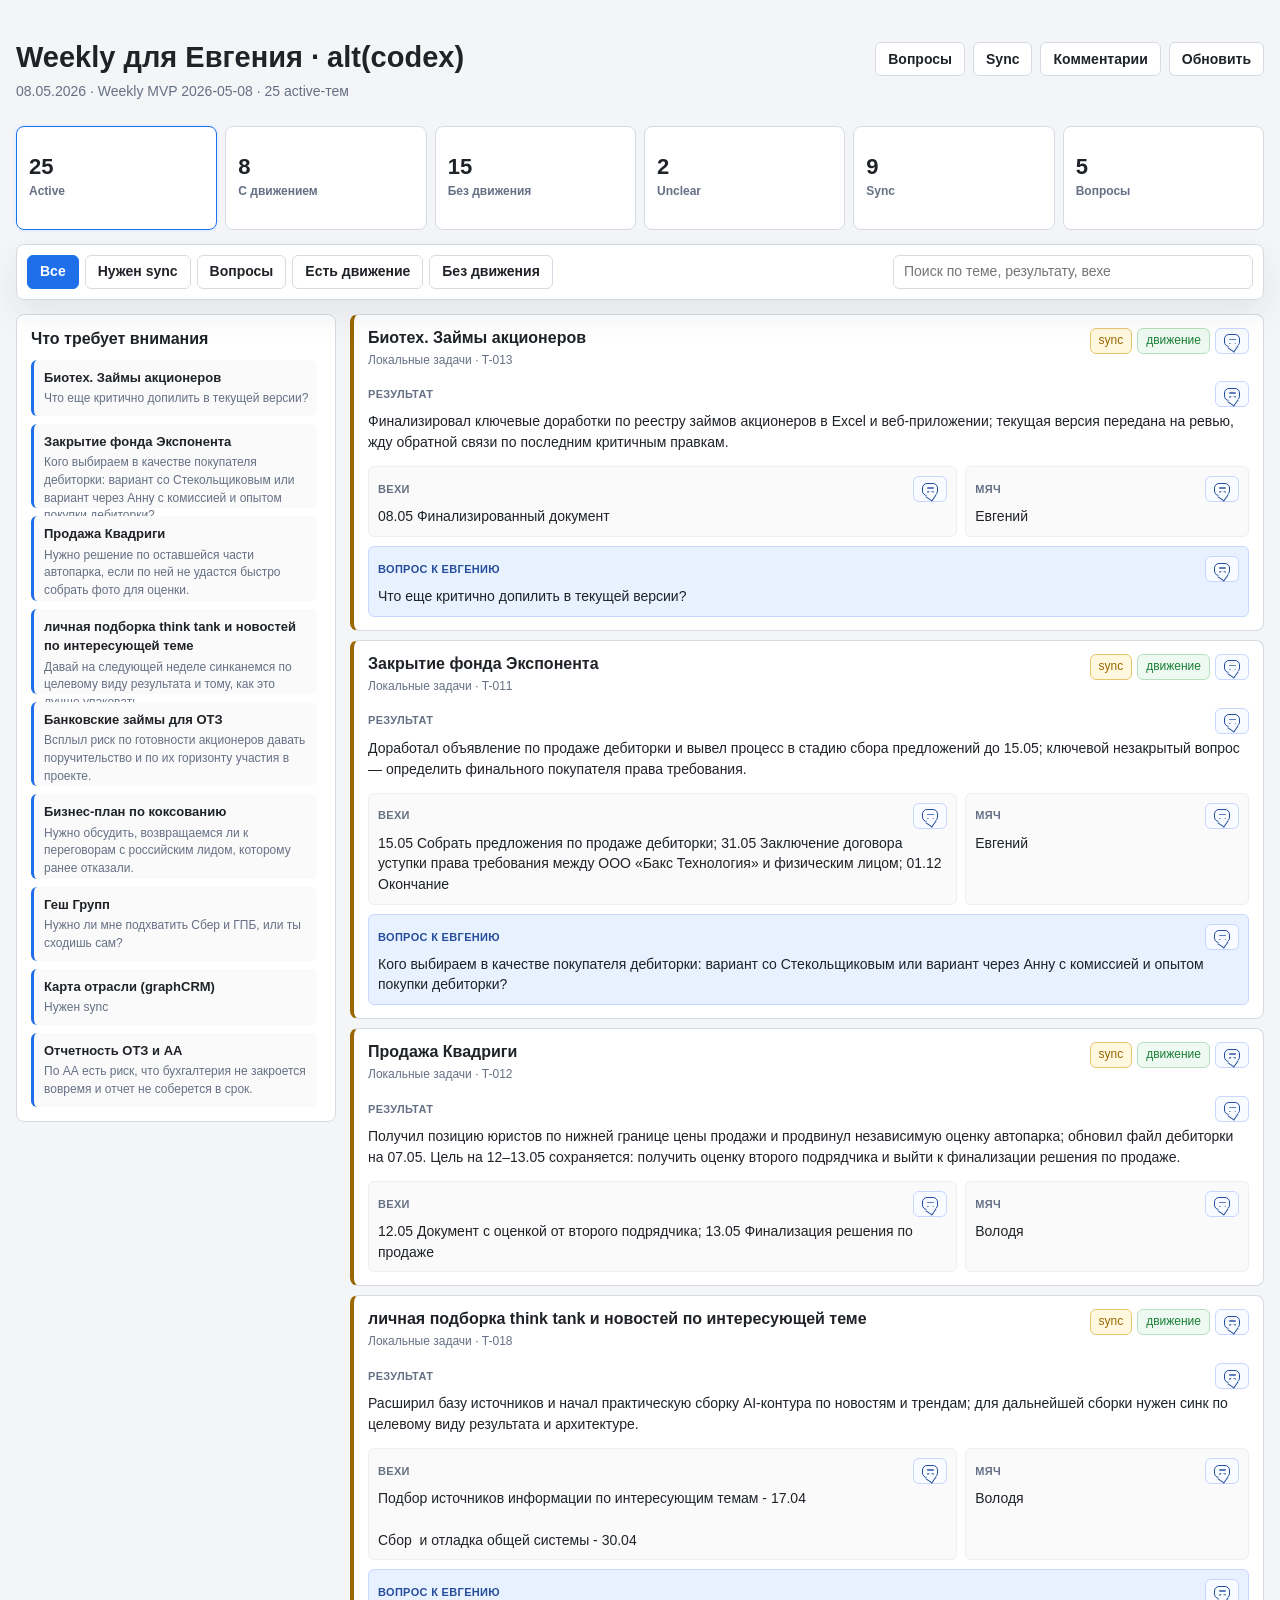
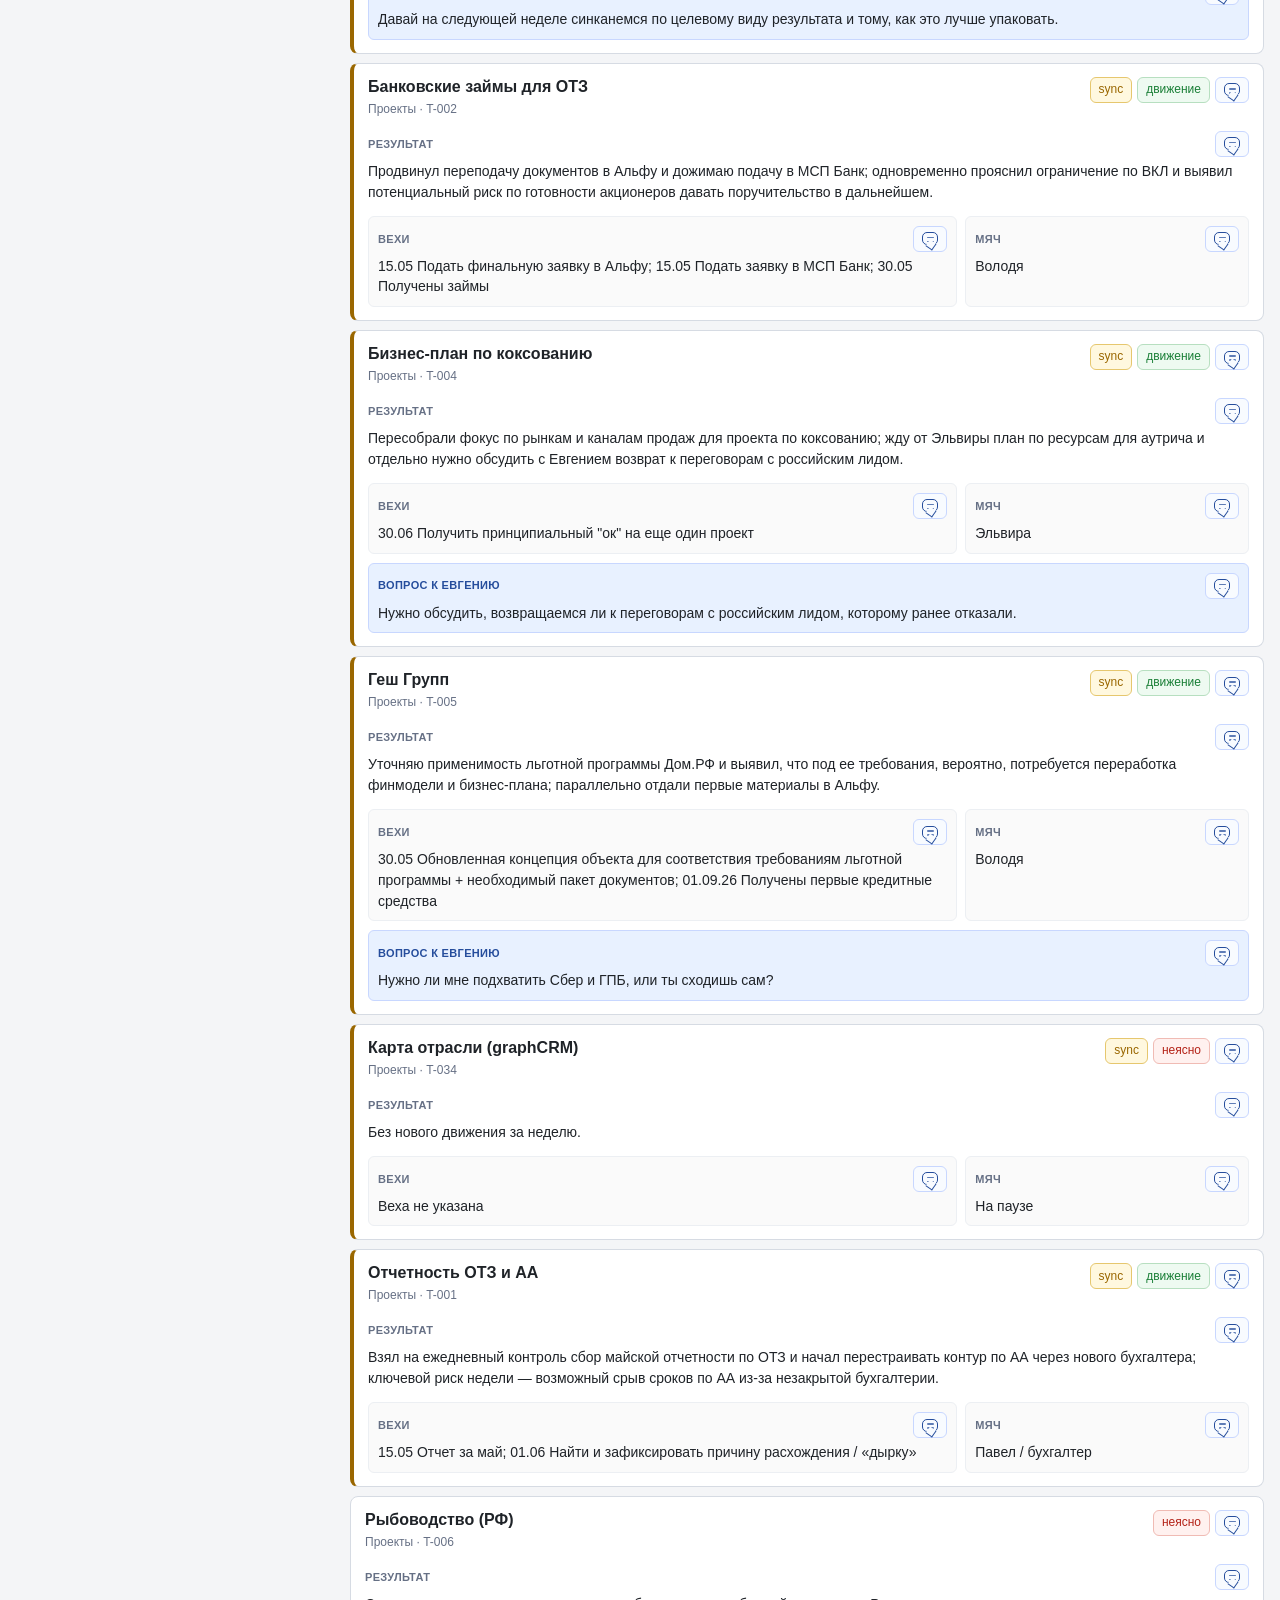
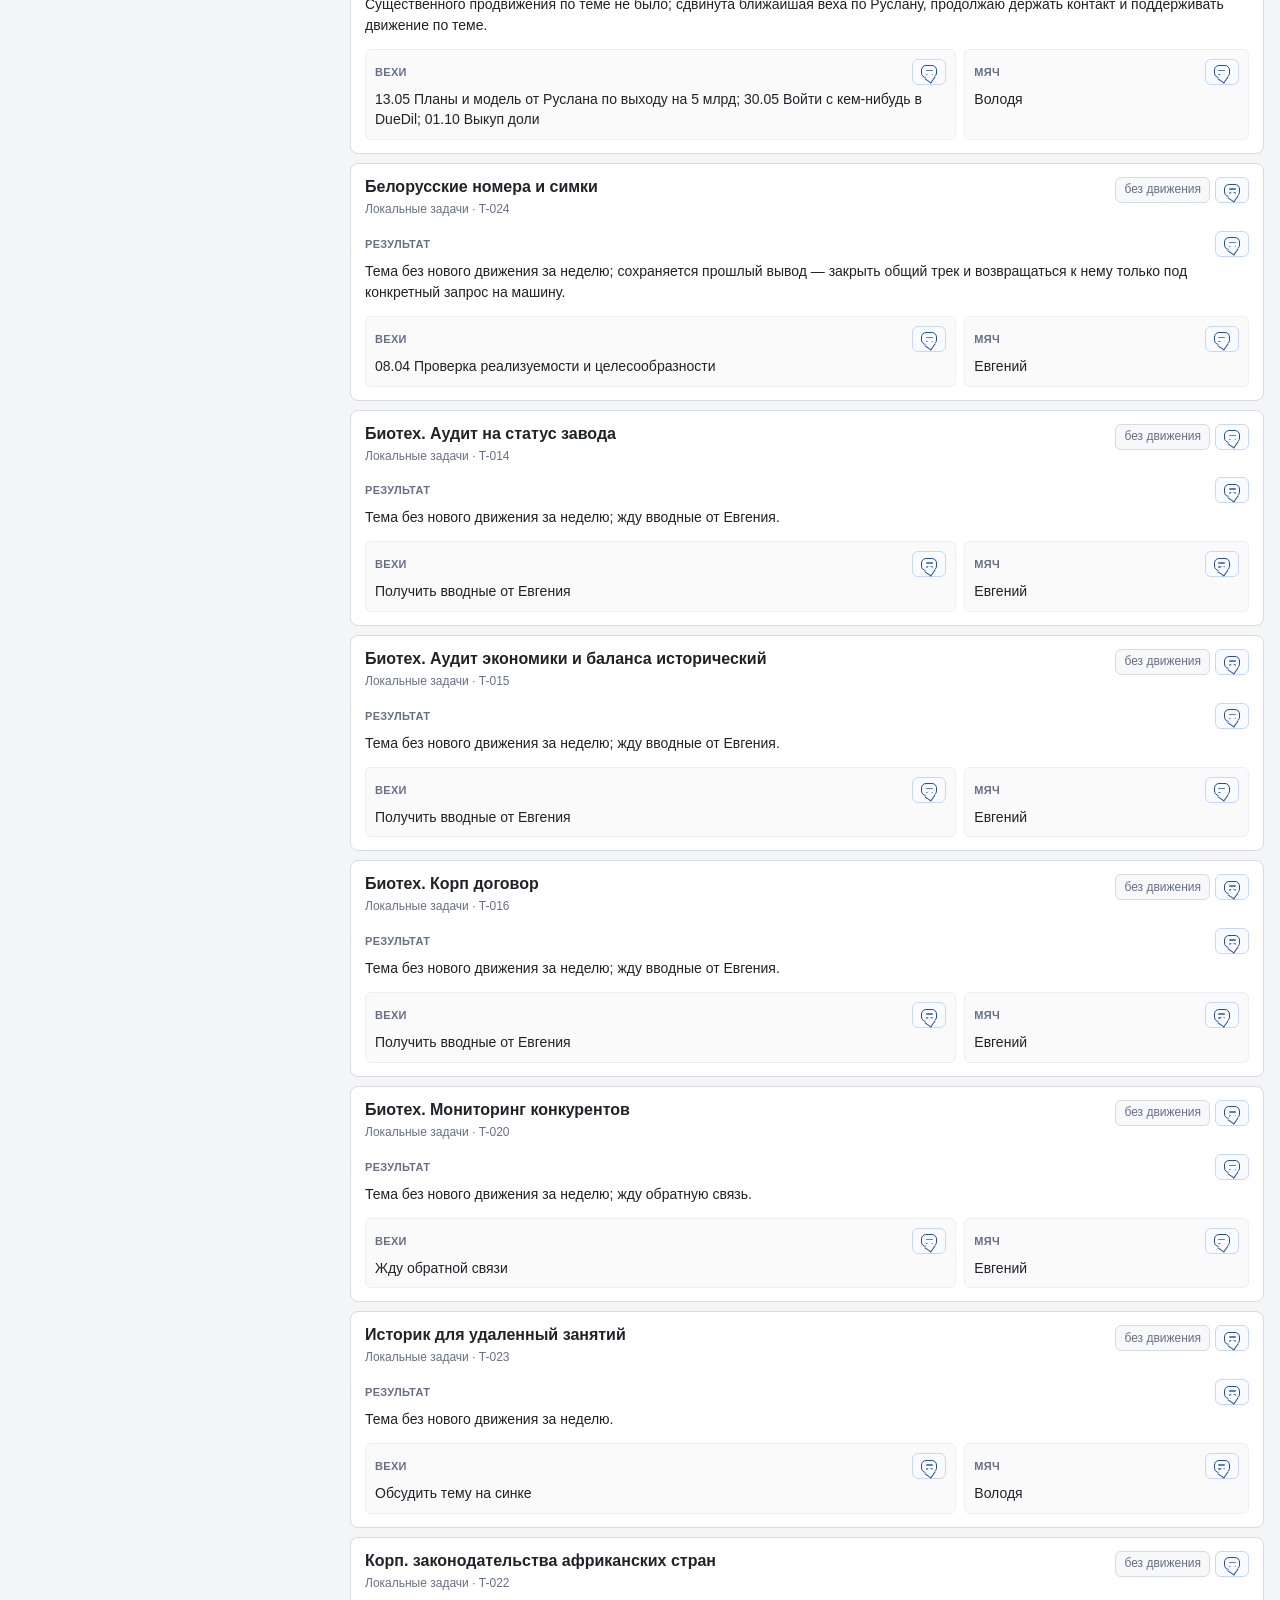
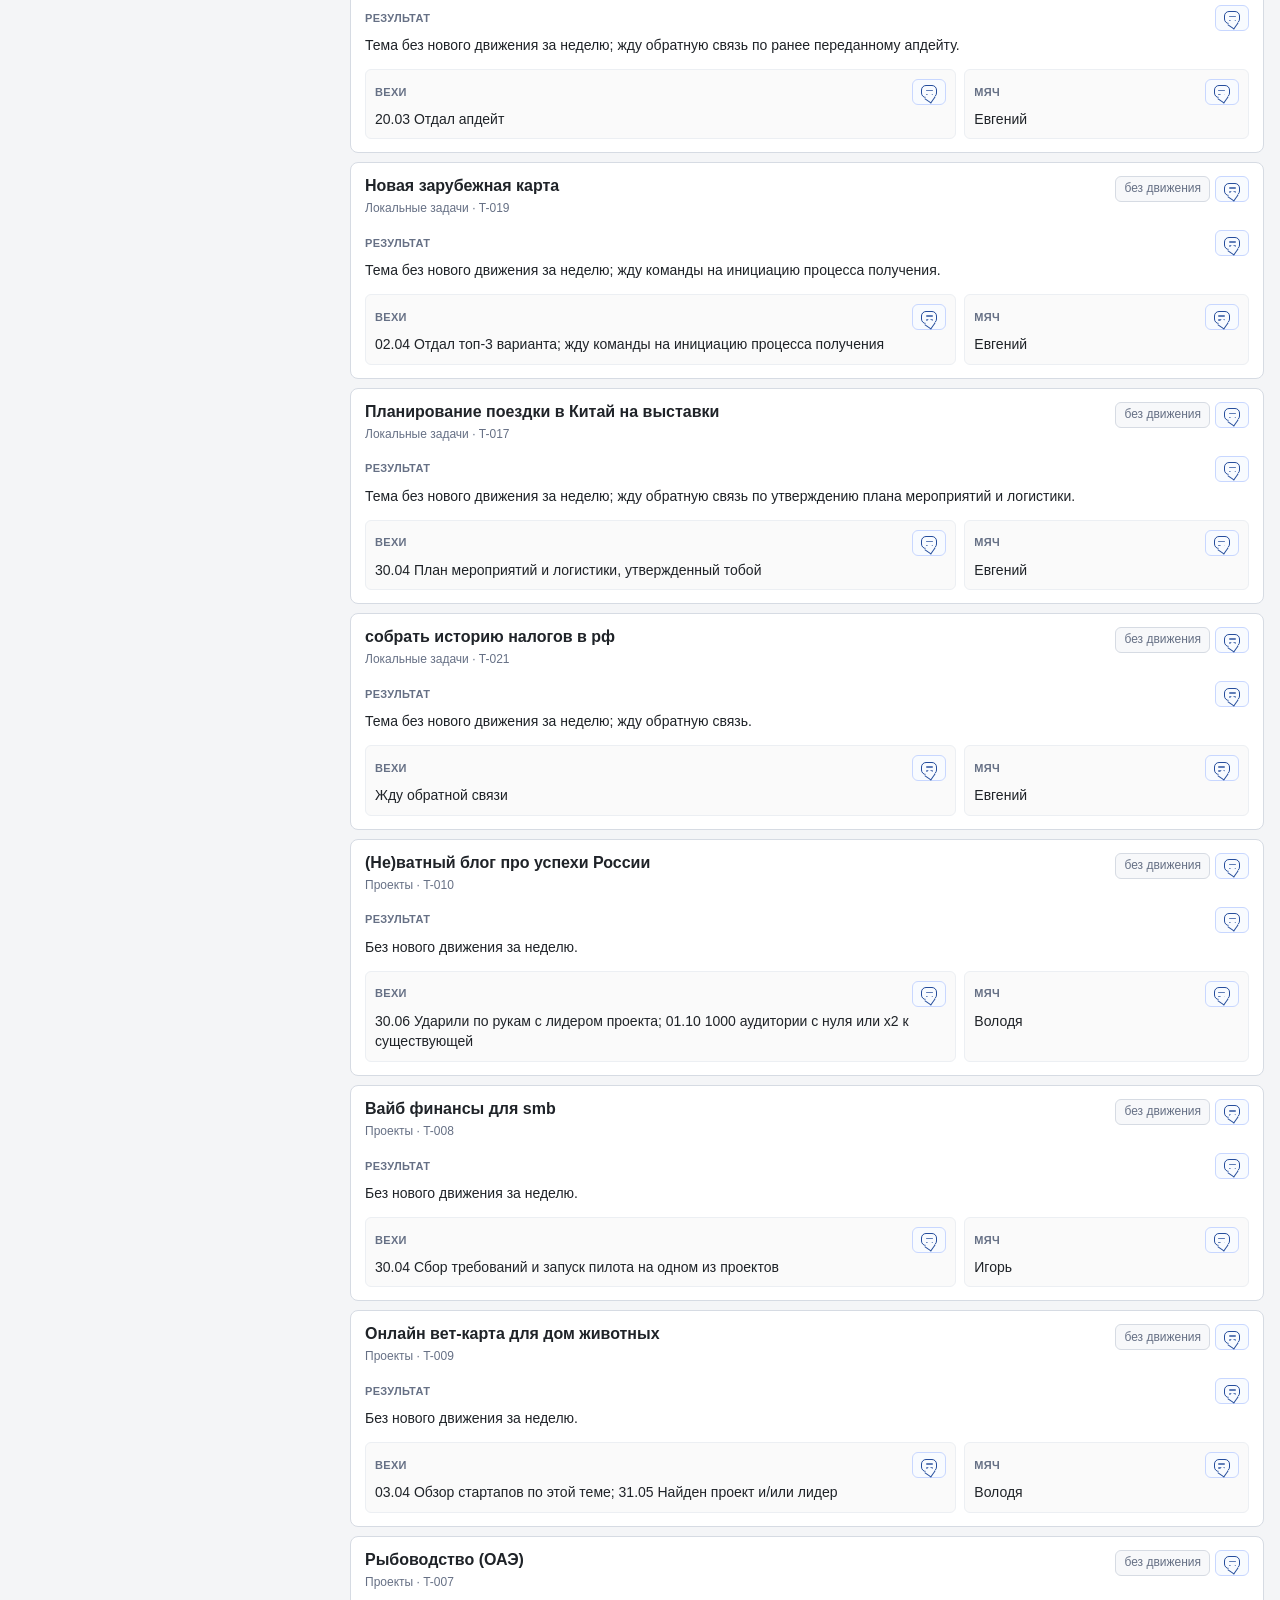
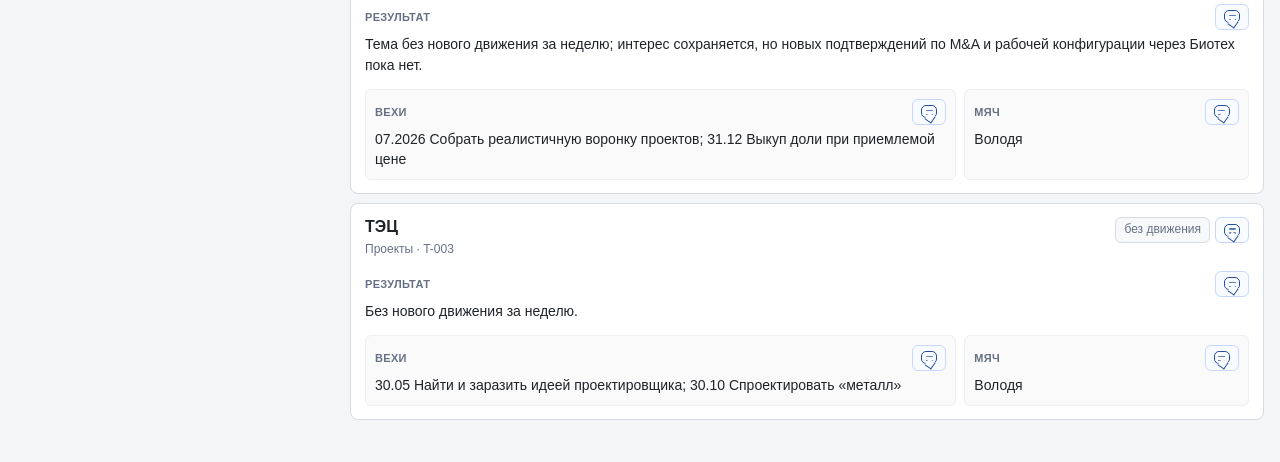
<file: docs/alt(codex)/index.html>
<!doctype html>
<html lang="ru">
<head>
  <meta charset="utf-8">
  <meta name="viewport" content="width=device-width, initial-scale=1">
  <title>Weekly для Евгения · alt(codex)</title>
  <link rel="stylesheet" href="viewer.css">
</head>
<body>
  <main class="shell">
    <header class="topbar">
      <div>
        <h1>Weekly для Евгения · alt(codex)</h1>
        <p id="subtitle">Загрузка отчета...</p>
      </div>
      <div class="actions">
        <button id="copyQuestionsBtn" type="button">Вопросы</button>
        <button id="copySyncBtn" type="button">Sync</button>
        <button id="copyFeedbackBtn" type="button">Комментарии</button>
        <button id="refreshBtn" type="button">Обновить</button>
      </div>
    </header>

    <section id="metrics" class="metrics" aria-label="Сводка"></section>

    <section class="controls" aria-label="Фильтры отчета">
      <div class="tabs" id="tabs">
        <button class="active" data-filter="all" type="button">Все</button>
        <button data-filter="sync" type="button">Нужен sync</button>
        <button data-filter="questions" type="button">Вопросы</button>
        <button data-filter="movement" type="button">Есть движение</button>
        <button data-filter="no_movement" type="button">Без движения</button>
      </div>
      <div class="search-wrap">
        <input id="search" placeholder="Поиск по теме, результату, вехе">
      </div>
    </section>

    <section class="content">
      <aside class="summary-panel">
        <h2>Что требует внимания</h2>
        <div id="attentionList" class="attention-list"></div>
      </aside>
      <section class="report-list" id="reportList" aria-label="Строки weekly"></section>
    </section>
  </main>
  <button id="backTopBtn" class="back-top" type="button" aria-label="Наверх" title="Наверх">
    <span aria-hidden="true">↑</span>
    <b>Вверх</b>
  </button>
  <div id="commentModal" class="modal hidden" role="dialog" aria-modal="true" aria-labelledby="commentTitle">
    <div class="modal-backdrop" data-close-comment></div>
    <section class="modal-card">
      <header class="modal-head">
        <div>
          <h2 id="commentTitle">Комментарий</h2>
          <p id="commentContext">—</p>
        </div>
        <button id="commentCloseBtn" type="button">Закрыть</button>
      </header>
      <div id="existingComments" class="existing-comments"></div>
      <div class="comment-tools">
        <button id="voiceCommentBtn" class="voice-btn" type="button">
          <span class="mic-icon" aria-hidden="true"></span>
          <span id="voiceCommentLabel">Голосом</span>
        </button>
        <span id="voiceStatus" class="voice-status"></span>
      </div>
      <textarea id="commentText" rows="5" placeholder="Комментарий или вопрос по этому полю"></textarea>
      <footer class="modal-actions">
        <button id="commentCancelBtn" type="button">Отмена</button>
        <button id="commentSaveBtn" class="primary" type="button">Сохранить</button>
      </footer>
    </section>
  </div>
  <div id="toast" class="toast" role="status"></div>
  <script>window.WEEKLY_VIEWER_STATIC = true;</script>
  <script src="viewer.js"></script>
</body>
</html>
</file>
<file: docs/alt(codex)/viewer.css>
:root {
  color-scheme: light;
  --bg: #f4f5f7;
  --surface: #ffffff;
  --surface-soft: #fafafa;
  --ink: #1f2328;
  --muted: #667085;
  --line: #d6dbe3;
  --accent: #1f6feb;
  --accent-soft: #e8f1ff;
  --ok: #1a7f37;
  --warn: #9a6700;
  --danger: #b42318;
  --shadow: 0 14px 34px rgba(31, 35, 40, .08);
}
* { box-sizing: border-box; }
body {
  margin: 0;
  background: var(--bg);
  color: var(--ink);
  font: 14px/1.48 -apple-system, BlinkMacSystemFont, "Segoe UI", sans-serif;
}
button, input { font: inherit; }
.shell {
  width: min(1360px, calc(100% - 32px));
  margin: 0 auto;
  padding: 24px 0 42px;
}
.topbar {
  display: flex;
  justify-content: space-between;
  gap: 20px;
  align-items: flex-start;
  padding: 18px 0 16px;
}
h1 { margin: 0; font-size: 29px; line-height: 1.1; letter-spacing: 0; }
#subtitle { margin: 7px 0 0; color: var(--muted); }
.actions { display: flex; gap: 8px; flex-wrap: wrap; justify-content: flex-end; }
button {
  border: 1px solid var(--line);
  background: var(--surface);
  color: var(--ink);
  min-height: 34px;
  padding: 0 12px;
  border-radius: 6px;
  cursor: pointer;
  font-weight: 650;
}
button:hover { border-color: #9aa4b2; }
.metrics {
  display: grid;
  grid-template-columns: repeat(6, minmax(0, 1fr));
  gap: 8px;
  margin: 8px 0 14px;
}
.metric {
  background: var(--surface);
  border: 1px solid var(--line);
  border-radius: 8px;
  padding: 12px;
  text-align: left;
  cursor: pointer;
  min-height: 104px;
  transition: border-color .15s ease, box-shadow .15s ease, transform .15s ease;
}
.metric:hover {
  border-color: #9aa4b2;
  box-shadow: 0 8px 20px rgba(31, 35, 40, .08);
  transform: translateY(-1px);
}
.metric.active { border-color: var(--accent); box-shadow: 0 0 0 2px var(--accent-soft); }
.metric strong { display: block; font-size: 22px; line-height: 1.1; }
.metric span { display: block; margin-top: 4px; color: var(--muted); font-size: 12px; }
.controls {
  display: flex;
  justify-content: space-between;
  gap: 12px;
  align-items: center;
  border: 1px solid var(--line);
  background: var(--surface);
  border-radius: 8px;
  padding: 10px;
  position: sticky;
  top: 0;
  z-index: 2;
  box-shadow: var(--shadow);
}
.tabs { display: flex; flex-wrap: wrap; gap: 6px; }
.tabs button.active { background: var(--accent); color: #fff; border-color: var(--accent); }
.search-wrap { width: min(360px, 100%); }
.search-wrap input {
  width: 100%;
  min-height: 34px;
  border: 1px solid var(--line);
  border-radius: 6px;
  padding: 0 10px;
  background: #fff;
}
.content {
  display: grid;
  grid-template-columns: 320px minmax(0, 1fr);
  gap: 14px;
  margin-top: 14px;
  align-items: start;
}
.summary-panel {
  background: var(--surface);
  border: 1px solid var(--line);
  border-radius: 8px;
  padding: 14px;
  position: sticky;
  top: 72px;
  max-height: calc(100vh - 92px);
  overflow: hidden;
  display: flex;
  flex-direction: column;
}
.summary-panel h2 { margin: 0 0 12px; font-size: 16px; line-height: 1.2; }
.attention-list {
  display: grid;
  gap: 8px;
  overflow-y: auto;
  min-height: 0;
  overscroll-behavior: contain;
  padding-right: 4px;
}
.attention-item {
  display: block;
  width: 100%;
  border-left: 3px solid var(--accent);
  border-top: 0;
  border-right: 0;
  border-bottom: 0;
  padding: 8px 8px 8px 10px;
  background: var(--surface-soft);
  border-radius: 6px;
  color: var(--ink);
  text-align: left;
  min-height: 0;
  font-weight: 400;
  cursor: pointer;
}
.attention-item:hover {
  background: var(--accent-soft);
  border-left-color: var(--accent);
}
.attention-item strong {
  display: -webkit-box;
  overflow: hidden;
  font-size: 13px;
  -webkit-box-orient: vertical;
  -webkit-line-clamp: 2;
}
.attention-item span { display: block; margin-top: 3px; color: var(--muted); font-size: 12px; }
.report-list { display: grid; gap: 9px; }
.topic-card {
  background: var(--surface);
  border: 1px solid var(--line);
  border-radius: 8px;
  padding: 13px 14px;
  scroll-margin-top: 76px;
  transition: box-shadow .18s ease, border-color .18s ease, background .18s ease;
}
.topic-card.focused {
  border-color: var(--accent);
  box-shadow: 0 0 0 3px var(--accent-soft), var(--shadow);
  background: #fbfdff;
}
.topic-card.sync { border-left: 4px solid var(--warn); }
.topic-card.question { border-left: 4px solid var(--accent); }
.topic-head {
  display: grid;
  grid-template-columns: minmax(0, 1fr) auto;
  gap: 12px;
  align-items: start;
}
.topic-main {
  border-radius: 6px;
  padding: 3px;
  margin: -3px;
}
.topic-title { margin: 0; font-size: 16px; line-height: 1.25; }
.topic-meta { margin-top: 4px; color: var(--muted); font-size: 12px; }
.badges { display: flex; flex-wrap: wrap; gap: 5px; justify-content: flex-end; }
.badge {
  display: inline-flex;
  align-items: center;
  min-height: 24px;
  padding: 0 8px;
  border-radius: 6px;
  border: 1px solid var(--line);
  color: var(--muted);
  font-size: 12px;
  white-space: nowrap;
}
.badge.sync { color: var(--warn); border-color: #e6c76e; background: #fff8df; }
.badge.real_result { color: var(--ok); border-color: #b7dfc0; background: #eefaf1; }
.badge.no_movement { color: var(--muted); background: #f7f8fa; }
.badge.unclear { color: var(--danger); border-color: #f0bbb4; background: #fff1ef; }
.field-block {
  margin: 10px 0 11px;
  border-radius: 6px;
  padding: 2px 0;
}
.field-head {
  display: flex;
  align-items: center;
  justify-content: space-between;
  gap: 8px;
  margin-bottom: 4px;
}
.field-head label {
  display: block;
  color: var(--muted);
  font-size: 11px;
  font-weight: 700;
  text-transform: uppercase;
  letter-spacing: .03em;
}
.result {
  margin: 0;
  font-size: 14px;
  line-height: 1.5;
}
.details {
  display: grid;
  grid-template-columns: minmax(0, 1.35fr) minmax(160px, .65fr);
  gap: 8px;
}
.detail {
  background: var(--surface-soft);
  border: 1px solid #eceff3;
  border-radius: 6px;
  padding: 9px;
}
.detail div { white-space: pre-wrap; overflow-wrap: anywhere; }
.question-block {
  margin-top: 9px;
  border: 1px solid #c8d7ff;
  background: var(--accent-soft);
  border-radius: 6px;
  padding: 9px;
}
.question-block .field-head label { color: #254d9c; }
.comment-target {
  cursor: pointer;
  transition: background .15s ease, box-shadow .15s ease;
}
.comment-target:hover {
  box-shadow: inset 0 0 0 1px rgba(31, 111, 235, .28);
}
.comment-btn {
  display: inline-flex;
  align-items: center;
  justify-content: center;
  gap: 5px;
  min-height: 26px;
  min-width: 34px;
  padding: 0 8px;
  border-color: #c8d7ff;
  color: #254d9c;
  background: #f8fbff;
  font-size: 12px;
  font-weight: 650;
}
.comment-icon {
  position: relative;
  display: inline-block;
  width: 16px;
  height: 13px;
  border: 1.8px solid currentColor;
  border-radius: 5px;
  background: #f8fbff;
}
.comment-icon::before {
  content: "";
  position: absolute;
  left: 3.5px;
  top: 3.5px;
  width: 7px;
  height: 1.6px;
  border-radius: 2px;
  background: currentColor;
  box-shadow: 0 4px 0 currentColor;
  opacity: .72;
}
.comment-icon::after {
  content: "";
  position: absolute;
  right: 2px;
  bottom: -5px;
  width: 7px;
  height: 7px;
  border-right: 1.8px solid currentColor;
  border-bottom: 1.8px solid currentColor;
  background: #f8fbff;
  transform: rotate(35deg);
}
.comment-count {
  display: inline-flex;
  justify-content: center;
  align-items: center;
  min-width: 18px;
  min-height: 18px;
  margin-left: 6px;
  border-radius: 99px;
  background: var(--accent);
  color: #fff;
  font-size: 11px;
}
.comment-list {
  display: grid;
  gap: 5px;
  margin-top: 8px;
}
.comment-item {
  border: 1px solid #c8d7ff;
  background: #f8fbff;
  border-radius: 6px;
  padding: 7px 8px;
  color: #254d9c;
  font-size: 12px;
}
.comment-item strong {
  display: block;
  color: #254d9c;
  font-size: 11px;
  margin-bottom: 2px;
}
.comment-item span { display: block; color: var(--ink); }
.empty-state {
  background: var(--surface);
  border: 1px solid var(--line);
  border-radius: 8px;
  padding: 28px;
  color: var(--muted);
  text-align: center;
}
.back-top {
  position: fixed;
  right: 18px;
  bottom: 18px;
  z-index: 5;
  display: inline-flex;
  align-items: center;
  gap: 7px;
  min-height: 40px;
  padding: 0 13px;
  border-color: #b8c7dd;
  background: #fff;
  box-shadow: 0 10px 26px rgba(31, 35, 40, .16);
  opacity: 0;
  pointer-events: none;
  transform: translateY(10px);
  transition: opacity .16s ease, transform .16s ease, border-color .16s ease;
}
.back-top.visible {
  opacity: 1;
  pointer-events: auto;
  transform: translateY(0);
}
.back-top span {
  display: inline-grid;
  place-items: center;
  width: 20px;
  height: 20px;
  border-radius: 99px;
  background: var(--accent);
  color: #fff;
  font-size: 15px;
  line-height: 1;
}
.back-top b { font-size: 13px; }
.toast {
  position: fixed;
  right: 18px;
  bottom: 72px;
  background: #1f2328;
  color: #fff;
  border-radius: 6px;
  padding: 9px 12px;
  opacity: 0;
  transform: translateY(8px);
  transition: .18s ease;
  pointer-events: none;
}
.toast.visible { opacity: 1; transform: translateY(0); }
.modal.hidden { display: none; }
.modal {
  position: fixed;
  inset: 0;
  z-index: 10;
  display: grid;
  place-items: center;
  padding: 20px;
}
.modal-backdrop {
  position: absolute;
  inset: 0;
  background: rgba(31, 35, 40, .42);
}
.modal-card {
  position: relative;
  width: min(560px, 100%);
  background: var(--surface);
  border: 1px solid var(--line);
  border-radius: 8px;
  box-shadow: 0 24px 70px rgba(31, 35, 40, .22);
  padding: 16px;
}
.modal-head {
  display: flex;
  justify-content: space-between;
  gap: 12px;
  align-items: start;
  margin-bottom: 12px;
}
.modal-head h2 {
  margin: 0;
  font-size: 18px;
  line-height: 1.2;
}
.modal-head p {
  margin: 5px 0 0;
  color: var(--muted);
  font-size: 12px;
}
.modal-card textarea {
  width: 100%;
  resize: vertical;
  min-height: 118px;
  border: 1px solid var(--line);
  border-radius: 6px;
  padding: 10px;
}
.comment-tools {
  display: flex;
  align-items: center;
  gap: 8px;
  margin-bottom: 8px;
}
.voice-btn {
  display: inline-flex;
  align-items: center;
  gap: 7px;
}
.voice-btn.listening {
  color: #b42318;
  border-color: #f0bbb4;
  background: #fff1ef;
}
.voice-btn:disabled { opacity: .55; cursor: not-allowed; }
.mic-icon {
  position: relative;
  display: inline-block;
  width: 12px;
  height: 16px;
  border: 1.8px solid currentColor;
  border-radius: 7px 7px 6px 6px;
}
.mic-icon::before {
  content: "";
  position: absolute;
  left: 50%;
  bottom: -7px;
  width: 1.8px;
  height: 6px;
  background: currentColor;
  transform: translateX(-50%);
}
.mic-icon::after {
  content: "";
  position: absolute;
  left: 50%;
  bottom: -9px;
  width: 12px;
  height: 1.8px;
  border-radius: 2px;
  background: currentColor;
  transform: translateX(-50%);
}
.voice-status {
  color: var(--muted);
  font-size: 12px;
}
.existing-comments {
  display: grid;
  gap: 6px;
  margin-bottom: 10px;
}
.existing-comments:empty { display: none; }
.modal-actions {
  display: flex;
  justify-content: flex-end;
  gap: 8px;
  margin-top: 12px;
}
button.primary { background: var(--accent); color: #fff; border-color: var(--accent); }
button.saving { cursor: wait; opacity: .78; }
.spinner {
  display: inline-block;
  width: 13px;
  height: 13px;
  margin-right: 7px;
  border: 2px solid rgba(255, 255, 255, .55);
  border-top-color: #fff;
  border-radius: 50%;
  vertical-align: -2px;
  animation: spin .7s linear infinite;
}
@keyframes spin { to { transform: rotate(360deg); } }
@media (max-width: 980px) {
  .shell { width: min(100% - 20px, 760px); padding: 12px 0 96px; }
  .topbar { display: block; }
  .actions { justify-content: flex-start; margin-top: 12px; }
  .metrics { grid-template-columns: repeat(2, minmax(0, 1fr)); }
  .controls { display: block; position: static; }
  .search-wrap { width: 100%; margin-top: 10px; }
  .content { grid-template-columns: 1fr; }
  .summary-panel { position: static; max-height: none; overflow: visible; }
  .attention-list { overflow: visible; max-height: none; padding-right: 0; }
  .topic-head, .details { grid-template-columns: 1fr; }
  .badges { justify-content: flex-start; }
}
@media (max-width: 520px) {
  h1 { font-size: 24px; overflow-wrap: anywhere; }
  .actions { display: grid; grid-template-columns: repeat(2, minmax(0, 1fr)); }
  .actions button { width: 100%; padding: 0 8px; }
  .metric { min-height: 92px; }
  .back-top { right: 12px; bottom: 12px; min-height: 38px; padding: 0 11px; }
  .toast { left: 12px; right: 12px; bottom: 66px; }
}
</file>
